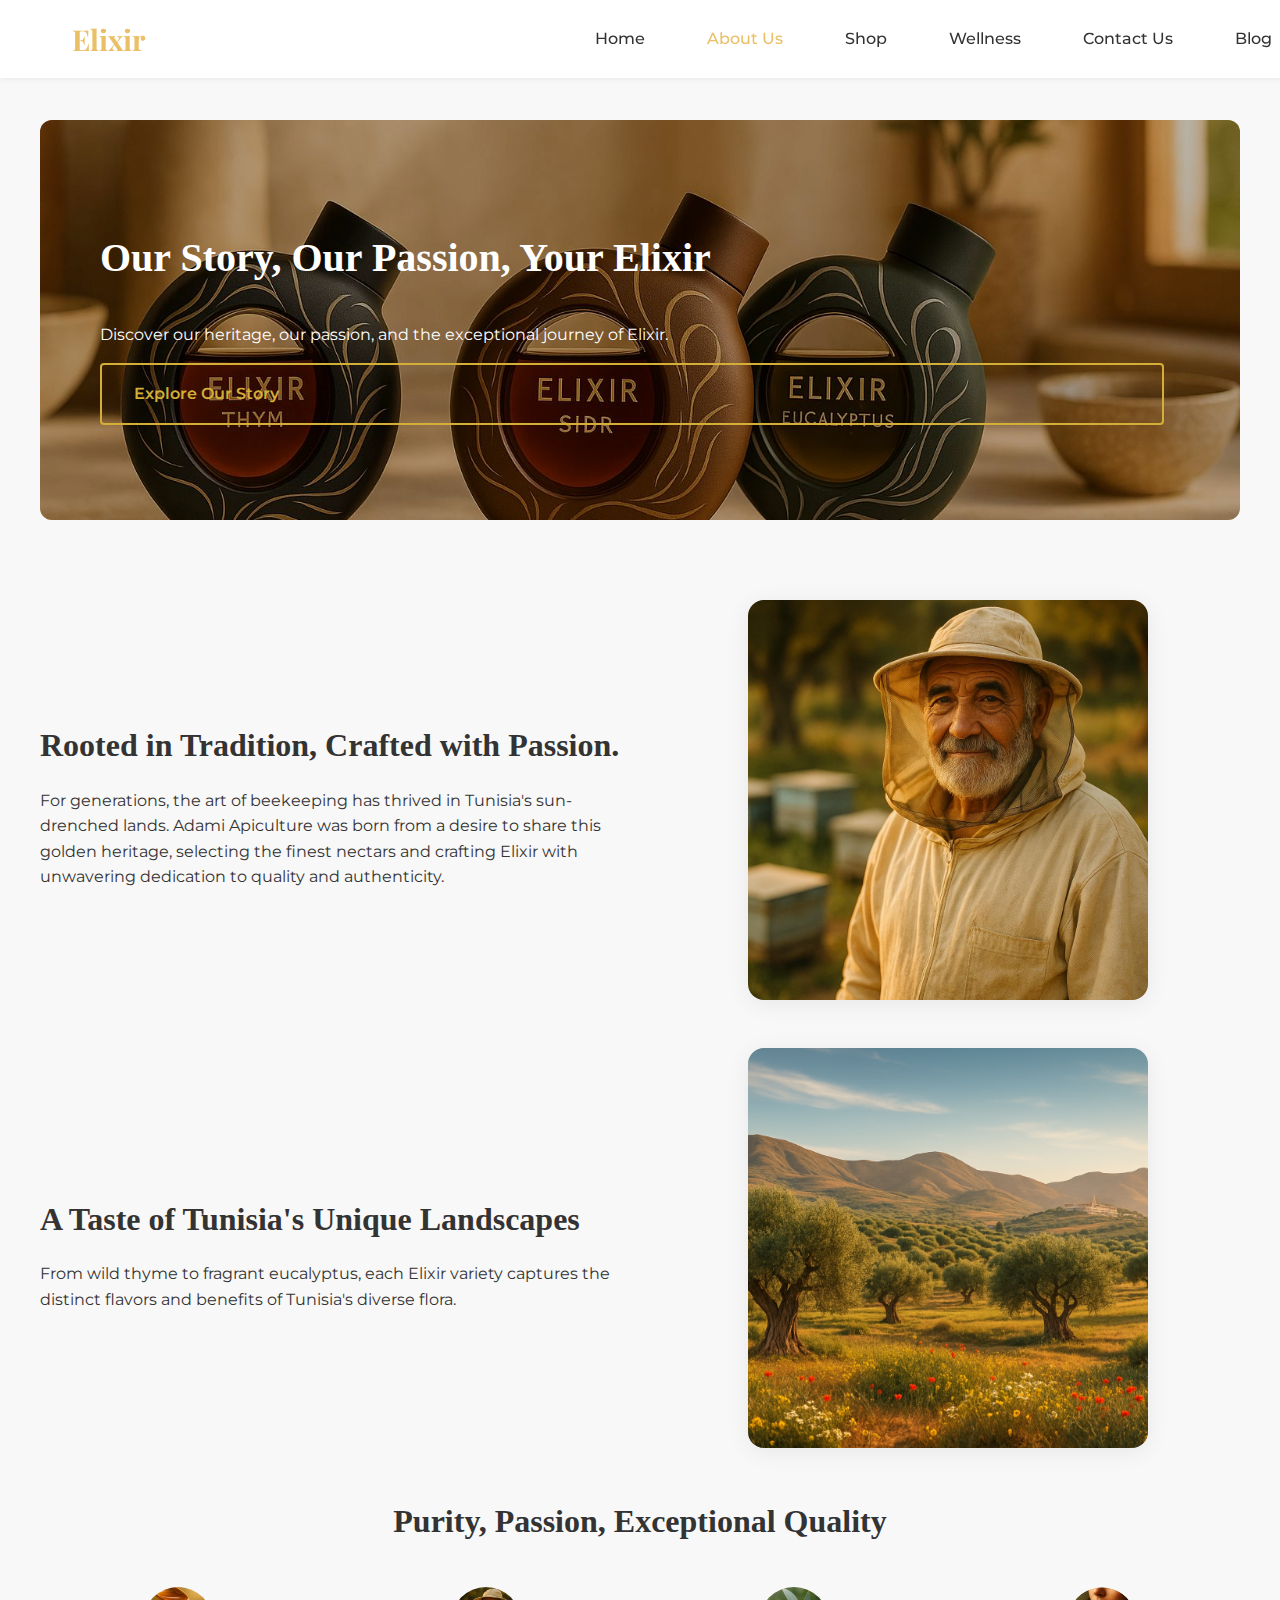
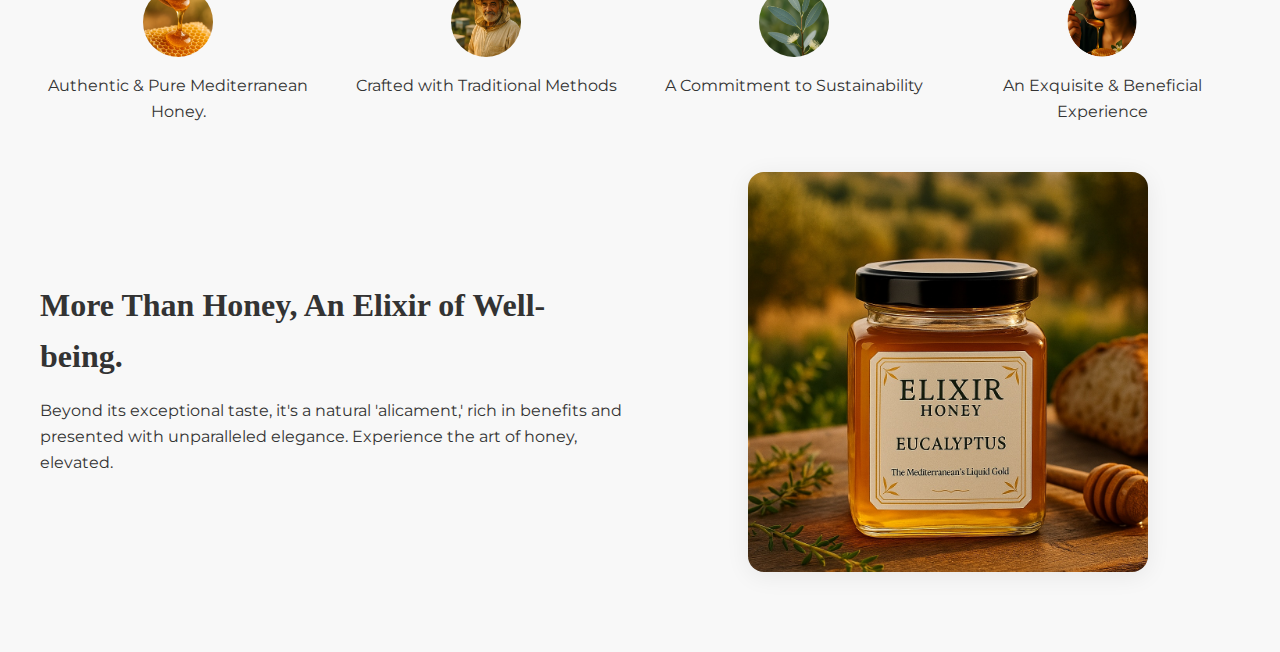
<file: about-us.html>
<!DOCTYPE html>
<html lang="en">
<head>
    <meta charset="UTF-8">
    <meta name="viewport" content="width=device-width, initial-scale=1.0">
    <title>About Us - Elixir Honey</title>
    <link href="https://fonts.googleapis.com/css2?family=Montserrat:wght@400;500;700&family=Playfair+Display:wght@400;700&display=swap" rel="stylesheet">
    <style>
        :root {
            --elixir-gold: #EABF66;
            --elixir-text-dark: #333;
            --elixir-text-light: #555;
            --elixir-background-light: #F8F8F8;
            --elixir-grid-pattern-color: #ECECEC;
            --elixir-max-width: 1200px;
        }
        body {
            font-family: 'Montserrat', Arial, sans-serif;
            line-height: 1.6;
            margin: 0;
            padding: 0;
            color: var(--elixir-text-dark);
            background-color: var(--elixir-background-light);
            overflow-x: hidden;
        }
        .header {
            position: fixed;
            top: 0;
            left: 0;
            width: 100%;
            background: #fff;
            backdrop-filter: blur(10px);
            z-index: 1000;
            padding: 1rem 2rem;
            transition: all 0.3s ease;
            box-shadow: 0 2px 5px rgba(0,0,0,0.05);
        }
        .header .logo {
            font-family: 'Playfair Display', serif;
            font-size: 1.8rem;
            font-weight: 700;
            color: var(--elixir-gold);
            text-decoration: none;
        }
        .header .nav-links {
            display: flex;
            gap: 30px;
            align-items: center;
        }
        .header .nav-links a {
            color: var(--elixir-text-dark);
            text-decoration: none;
            font-family: 'Montserrat', Arial, sans-serif;
            font-weight: 500;
            font-size: 1em;
            transition: color 0.3s;
            margin-left: 2rem;
        }
        .header .nav-links a:hover,
        .header .nav-links a.active {
            color: var(--elixir-gold);
        }
        @media (max-width: 900px) {
            .header > div {
                flex-direction: column;
                align-items: flex-start;
            }
            .header .nav-links {
                margin-top: 10px;
                gap: 15px;
            }
            .header .nav-links a {
                margin-left: 0;
            }
        }
        .about-container {
            max-width: 1200px;
            margin: 0 auto;
            padding: 120px 1rem 2rem 1rem;
        }
        .about-section {
            display: flex;
            flex-wrap: wrap;
            align-items: center;
            justify-content: center;
            gap: 2rem;
            margin-bottom: 3rem;
        }
        .about-text {
            flex: 1 1 350px;
            min-width: 280px;
        }
        .about-image {
            flex: 1 1 350px;
            min-width: 250px;
            display: flex;
            justify-content: center;
        }
        .about-image img {
            width: 100%;
            max-width: 400px;
            aspect-ratio: 1/1;
            object-fit: cover;
            border-radius: 1rem;
            box-shadow: 0 4px 24px rgba(0,0,0,0.07);
            background: #eee;
        }
        h1, h2, h3 {
            font-family: 'Noto Serif', serif;
            font-weight: 700;
            margin-bottom: 1rem;
        }
        h1 {
            font-size: 2.5rem;
        }
        h2 {
            font-size: 2rem;
        }
        .about-btn {
            display: inline-block;
            margin-top: 1.5rem;
            padding: 0.75rem 2rem;
            background: #e3b04b;
            color: #fff;
            border: none;
            border-radius: 2rem;
            font-size: 1.1rem;
            font-weight: 600;
            text-decoration: none;
            transition: background 0.2s;
        }
        .about-btn:hover {
            background: #c99a3a;
        }
        .about-grid {
            display: grid;
            grid-template-columns: repeat(auto-fit, minmax(180px, 1fr));
            gap: 2rem;
            margin: 2.5rem 0 3rem 0;
        }
        .about-grid-item {
            display: flex;
            flex-direction: column;
            align-items: center;
            text-align: center;
        }
        .about-grid-item img {
            width: 70px;
            height: 70px;
            object-fit: cover;
            border-radius: 50%;
            margin-bottom: 1rem;
            background: #eee;
        }
        @media (max-width: 900px) {
            .about-section {
                flex-direction: column;
            }
            .about-image, .about-text {
                max-width: 100%;
            }
        }
        @media (max-width: 600px) {
            h1 {
                font-size: 2rem;
            }
            h2 {
                font-size: 1.3rem;
            }
            .about-container {
                padding: 1rem 0.5rem;
            }
        }
        .our-story-hero {
            display: flex;
            align-items: center;
            justify-content: space-between;
            min-height: 400px;
            background-image: url('assets/images/Hero Section Background about us.jpg');
            background-size: cover;
            background-position: center;
            background-repeat: no-repeat;
            border-radius: 12px;
            position: relative;
            margin-bottom: 80px;
        }
        .our-story-hero::before {
            content: '';
            position: absolute;
            top: 0; left: 0; right: 0; bottom: 0;
            background: rgba(0,0,0,0.28);
            border-radius: 12px;
            z-index: 1;
        }
        .our-story-content {
            position: relative;
            z-index: 2;
            flex: 1;
            padding: 60px 60px 60px 60px;
            color: #fff;
            display: flex;
            flex-direction: column;
            justify-content: center;
        }
        .our-story-content h1, .our-story-content p {
            color: #fff;
        }
        .our-story-content .elixir-button {
            margin-top: 30px;
        }
        @media (max-width: 900px) {
            .our-story-hero {
                flex-direction: column;
                min-height: 320px;
                padding: 0;
            }
            .our-story-content {
                padding: 40px 20px;
                text-align: center;
            }
        }
        .btn {
            display: inline-block;
            padding: 1rem 2rem;
            background: #D4AF37;
            color: #000000;
            text-decoration: none;
            border-radius: 4px;
            font-weight: 600;
            transition: all 0.3s ease;
            margin-right: 1rem;
            margin-bottom: 1rem;
            font-size: 1rem;
            border: none;
        }
        .btn:hover {
            background: #B8941F;
            color: #fff;
            transform: translateY(-2px);
        }
        .btn-outline {
            background: transparent;
            border: 2px solid #D4AF37;
            color: #D4AF37;
        }
        .btn-outline:hover {
            background: #D4AF37;
            color: #000000;
        }
        .missing-image {
            width: 100%;
            height: 200px;
            background: #ffe0e0;
            color: #b00;
            display: flex;
            align-items: center;
            justify-content: center;
            border: 2px dashed #b00;
            border-radius: 8px;
            font-size: 1.1em;
            margin: 0 auto;
        }
    </style>
</head>
<body>
    <header class="header" id="header">
        <div style="display: flex; justify-content: space-between; align-items: center; max-width: 1200px; margin: 0 auto;">
            <div class="logo">Elixir</div>
            <nav class="nav-links">
                <a href="index.html">Home</a>
                <a href="/about-us.html" class="active">About Us</a>
                <a href="/shop.html">Shop</a>
                <a href="/wellness.html">Wellness</a>
                <a href="/contact-us.html">Contact Us</a>
                <a href="/blog.html">Blog</a>
            </nav>
        </div>
    </header>
    <main class="about-container">
        <!-- Our Story Section as hero background -->
        <section class="our-story-hero">
            <div class="our-story-content">
                <h1>Our Story, Our Passion, Your Elixir</h1>
                <p>Discover our heritage, our passion, and the exceptional journey of Elixir.</p>
                <a href="/about-us.html" class="btn btn-outline">Explore Our Story</a>
            </div>
        </section>
       

        <!-- Rooted in Tradition Section -->
        <section class="about-section">
            <div class="about-text">
                <h2>Rooted in Tradition, Crafted with Passion.</h2>
                <p>For generations, the art of beekeeping has thrived in Tunisia's sun-drenched lands. Adami Apiculture was born from a desire to share this golden heritage, selecting the finest nectars and crafting Elixir with unwavering dedication to quality and authenticity.</p>
            </div>
            <div class="about-image">
                <img src="assets/images/A_photograph_captures_an_elderly_beekeeper_during_.jpg" alt="Old Beekeeper Roots in Tradition">
            </div>
        </section>

        <!-- Taste of Tunisia Section -->
        <section class="about-section">
            <div class="about-text">
                <h2>A Taste of Tunisia's Unique Landscapes</h2>
                <p>From wild thyme to fragrant eucalyptus, each Elixir variety captures the distinct flavors and benefits of Tunisia's diverse flora.</p>
            </div>
            <div class="about-image">
                <img src="assets/images/Tunisian_landscape_background.jpg" alt="Taste of Tunisia Diverse Flora">
            </div>
        </section>

        <!-- Purity, Passion, Exceptional Quality Section -->
        <section>
            <h2 style="text-align:center; margin-bottom:2rem;">Purity, Passion, Exceptional Quality</h2>
            <div class="about-grid">
                <div class="about-grid-item">
                    <img src="assets/images/A_high-resolution_close-up_photograph_captures_gol_converted.jpg" alt="Authentic & Pure Mediterranean Honey">
                    <div>Authentic & Pure Mediterranean Honey.</div>
                </div>
                <div class="about-grid-item">
                    <img src="assets/images/A_photograph_captures_an_elderly_beekeeper_during_.jpg" alt="Crafted with Traditional Methods">
                    <div>Crafted with Traditional Methods</div>
                </div>
                <div class="about-grid-item">
                    <img src="assets/images/eucalyptus-plant.jpg" alt="A Commitment to Sustainability">
                    <div>A Commitment to Sustainability</div>
                </div>
                <div class="about-grid-item">
                    <img src="assets/images/A_circular_close-up_photograph_captures_a_woman_sa.jpg" alt="An Exquisite & Beneficial Experience">
                    <div>An Exquisite & Beneficial Experience</div>
                </div>
            </div>
        </section>

        <!-- More Than Honey Section -->
        <section class="about-section">
            <div class="about-text">
                <h2>More Than Honey, An Elixir of Well-being.</h2>
                <p>Beyond its exceptional taste, it's a natural 'alicament,' rich in benefits and presented with unparalleled elegance. Experience the art of honey, elevated.</p>
            </div>
            <div class="about-image">
                <img src="assets/images/elixir_honey_lifestyle_scene.jpg" alt="More Than Honey Lifestyle Appeal">
            </div>
        </section>
    </main>
</body>
</html>
</file>
